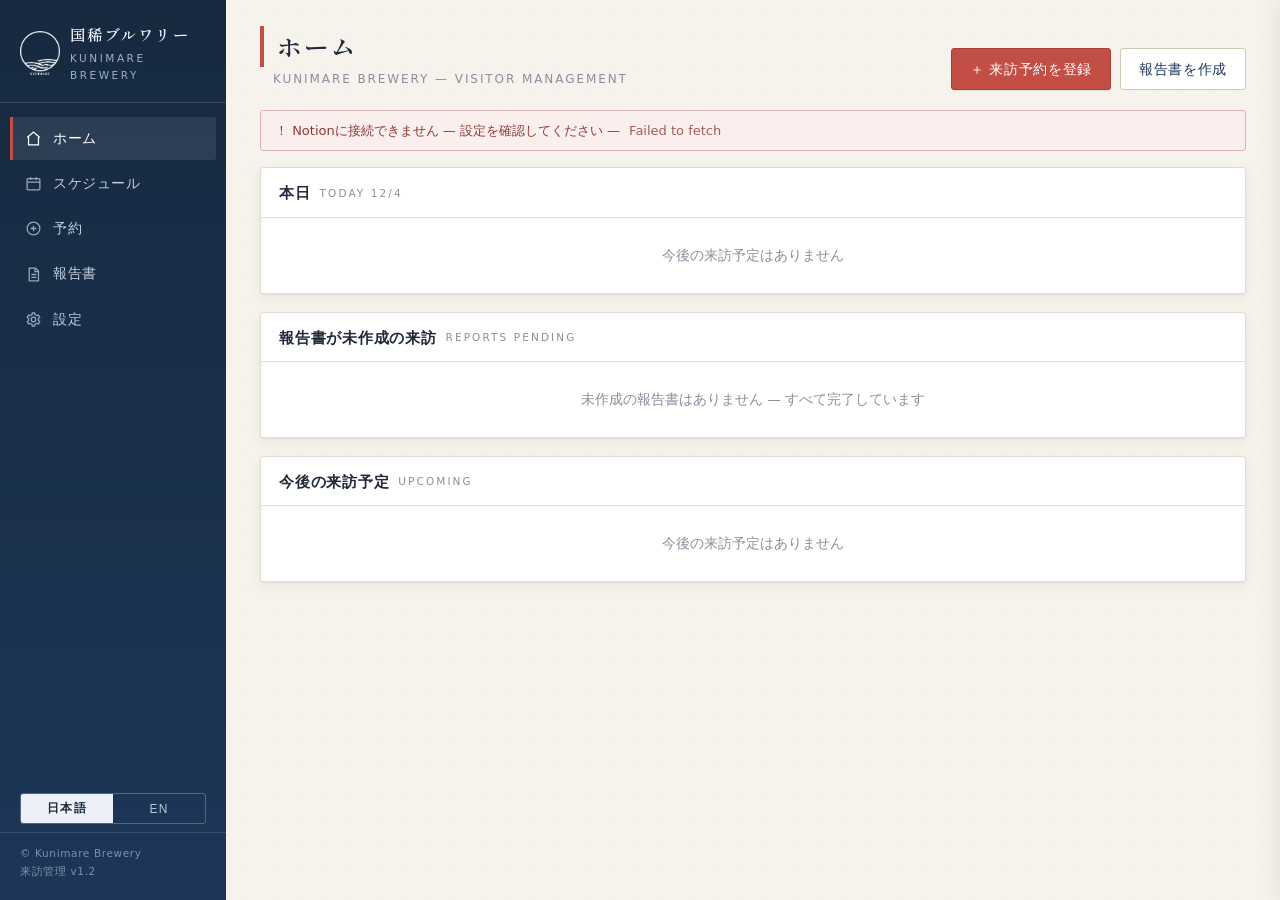
<file: index.html>
<!DOCTYPE html>
<html lang="ja">
<head>
<meta charset="UTF-8">
<meta name="viewport" content="width=device-width, initial-scale=1, viewport-fit=cover">
<title>KUNIMARE BREWERY | 来訪管理</title>
<meta name="description" content="国稀ブルワリー 来訪予約・報告書管理アプリ / Kunimare Brewery visitor reservation & report app">
<link rel="icon" href="assets/favicon.png" type="image/png">
<link rel="apple-touch-icon" href="assets/favicon.png">
<link rel="manifest" href="manifest.webmanifest">
<meta name="theme-color" content="#16293F">
<link rel="stylesheet" href="styles.css">
</head>
<body>
<div id="app"></div>
<noscript>このアプリの利用には JavaScript が必要です。/ This app requires JavaScript.</noscript>
<script src="vendor/pdf-lib.min.js"></script>
<script type="module" src="app.js"></script>
</body>
</html>
</file>
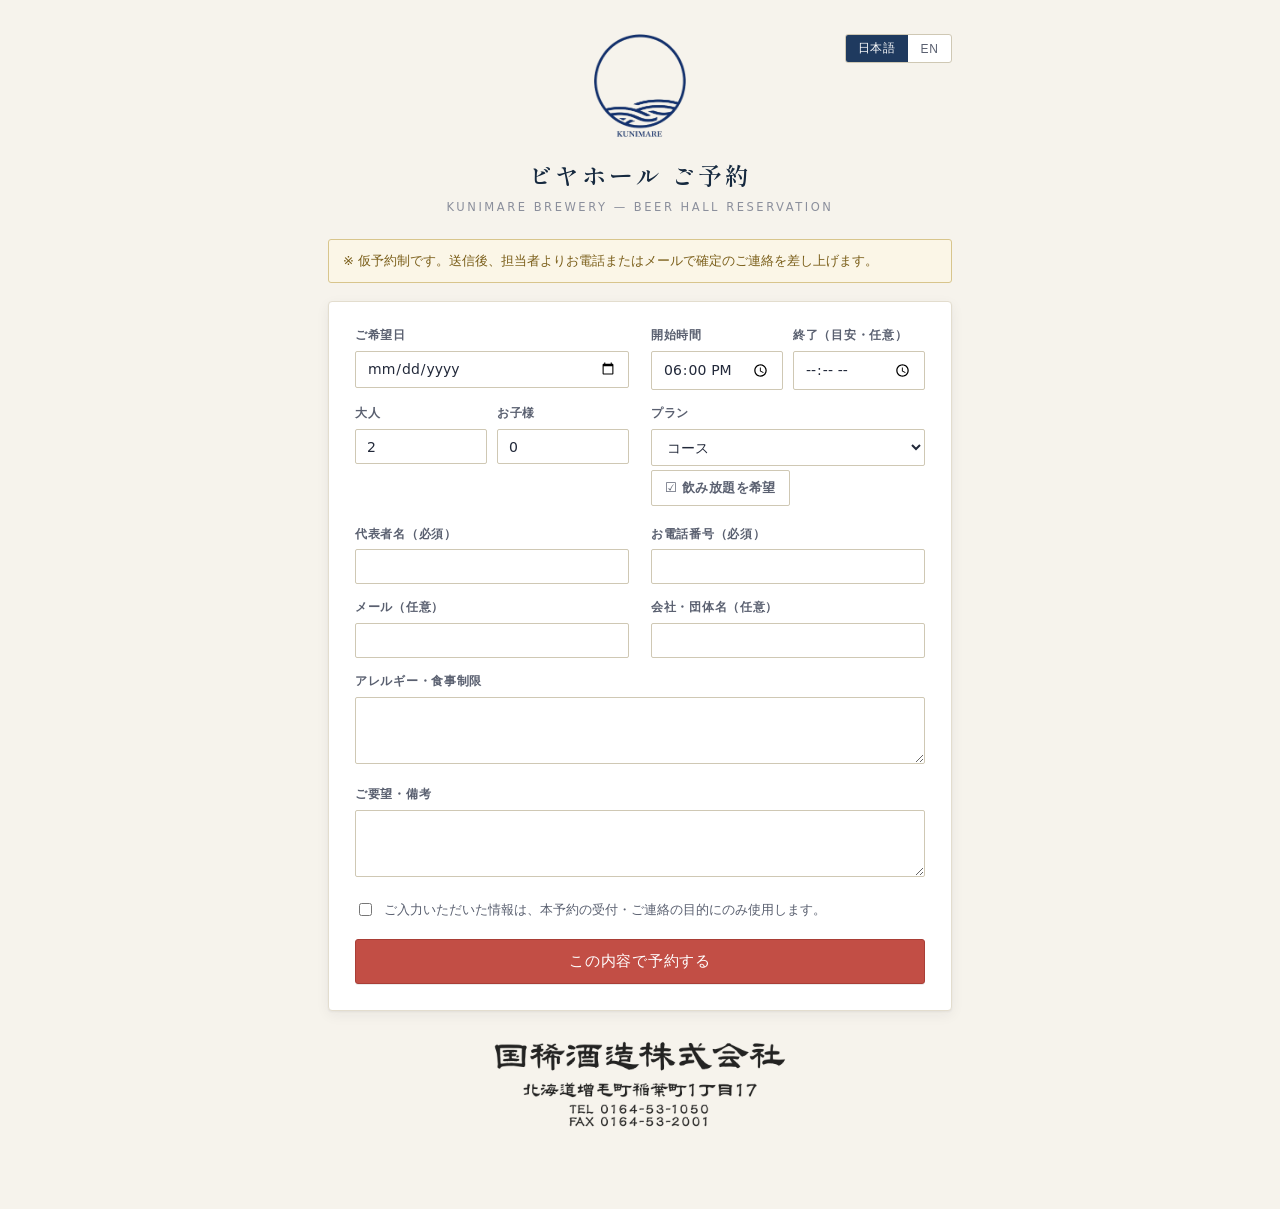
<file: book.html>
<!DOCTYPE html>
<html lang="ja">
<head>
<meta charset="UTF-8">
<meta name="viewport" content="width=device-width, initial-scale=1, viewport-fit=cover">
<title>ご予約 | KUNIMARE BREWERY ビヤホール</title>
<meta name="description" content="国稀ブルワリー ビヤホール ご予約フォーム / Kunimare Brewery Beer Hall reservation">
<link rel="icon" href="assets/favicon.png" type="image/png">
<link rel="apple-touch-icon" href="assets/favicon.png">
<meta name="theme-color" content="#16293F">
<link rel="stylesheet" href="styles.css">
<style>
  body { background: var(--washi); }
  .bkwrap { max-width: 660px; margin: 0 auto; padding: 34px 18px 70px; }
  .bkhead { text-align: center; margin-bottom: 22px; position: relative; }
  .bkhead img.mark { width: 92px; height: auto; margin-bottom: 10px; }
  .bkhead h1 { font-family: var(--serif); font-size: 24px; letter-spacing: .12em; margin: 0 0 4px; color: var(--indigo-deep); font-weight: 600; }
  .bkhead .sub { color: var(--ink-3); font-size: 11.5px; letter-spacing: .22em; text-transform: uppercase; }
  .bklang { position: absolute; right: 0; top: 0; display: flex; border: 1px solid var(--line-2); border-radius: 3px; overflow: hidden; background: #fff; }
  .bklang button { border: 0; background: transparent; padding: 5px 12px; font-size: 12px; cursor: pointer; color: var(--ink-2); letter-spacing: .08em; }
  .bklang button.on { background: var(--indigo); color: #fff; }
  .bknote { background: #FBF6E7; border: 1px solid #D8C58C; color: #7A5E19; border-radius: 3px; padding: 10px 14px; font-size: 13px; margin-bottom: 18px; }
  .bkcard { background: #fff; border: 1px solid var(--line); border-radius: 4px; box-shadow: var(--shadow); padding: 24px 26px 26px; }
  .consent { display: flex; gap: 9px; align-items: flex-start; font-size: 12.5px; color: var(--ink-2); margin: 16px 0 4px; }
  .consent input { margin-top: 3px; }
  .bksubmit { width: 100%; margin-top: 14px; }
  .bkprog { display: none; text-align: center; padding: 26px 0 6px; color: var(--ink-2); font-size: 14px; }
  .bkprog .sp { width: 34px; height: 34px; border: 3px solid var(--indigo-soft); border-top-color: var(--indigo); border-radius: 50%; margin: 0 auto 12px; animation: spin 1s linear infinite; }
  @keyframes spin { to { transform: rotate(360deg); } }
  .bkdone { display: none; text-align: center; padding: 12px 0 4px; }
  .bkdone .okmark { width: 58px; height: 58px; margin: 4px auto 12px; border-radius: 50%; background: var(--ok); color: #fff; font-size: 28px; display: flex; align-items: center; justify-content: center; }
  .bkdone .no { font-family: var(--serif); font-size: 19px; letter-spacing: .06em; color: var(--indigo-deep); margin: 6px 0 10px; }
  .bkfoot { text-align: center; margin-top: 26px; }
  .bkfoot img { max-width: 300px; width: 70%; opacity: .9; mix-blend-mode: multiply; }
  .bkerr { display: none; background: #FBEFEE; border: 1px solid #DDB3AF; color: #8C3A33; border-radius: 3px; padding: 10px 14px; font-size: 13px; margin-top: 12px; white-space: pre-line; }
  .bkfallback { display: none; background: #FBEFEE; border: 1px solid #DDB3AF; color: #8C3A33; border-radius: 3px; padding: 12px 14px; font-size: 13px; margin-bottom: 18px; line-height: 1.6; }
  .bkfallback small { display: block; color: #A86A64; margin-top: 6px; word-break: break-all; }
  .hp { position: absolute; left: -9999px; top: -9999px; height: 0; overflow: hidden; }
  @media (max-width: 560px) { .bkcard { padding: 18px 16px 20px; } .bklang { position: static; margin: 0 auto 12px; width: max-content; } }
</style>
<script>
  /* Classic script: runs in every browser. If the module app below fails to
   * load or to parse (very old browser, network error), show a readable
   * notice instead of a silent, dead form. */
  (function () {
    function fallback(detail) {
      if (document.documentElement.className.indexOf("bk-ready") >= 0) return; // app is running; it reports its own errors
      var el = document.getElementById("bkFallback"), fm = document.getElementById("bkForm");
      if (el) { el.style.display = "block"; var d = document.getElementById("bkFallbackDetail"); if (d && detail) d.textContent = "[" + detail + "]"; }
      if (fm) fm.style.display = "none";
    }
    window.__bkFallback = fallback;
    window.addEventListener("error", function (e) { fallback(e && e.message ? e.message : ""); });
    window.addEventListener("unhandledrejection", function (e) { fallback(e && e.reason && e.reason.message ? e.reason.message : ""); });
  })();
</script>
</head>
<body>
<div class="bkwrap">
  <div class="bkhead">
    <div class="bklang"><button data-l="ja" class="on">日本語</button><button data-l="en">EN</button></div>
    <img class="mark" src="assets/logo.png" alt="KUNIMARE BREWERY">
    <h1 id="hTitle">ビヤホール ご予約</h1>
    <div class="sub">KUNIMARE BREWERY — BEER HALL RESERVATION</div>
  </div>

  <noscript><div class="bkfallback" style="display:block">このページのご利用には JavaScript が必要です。ブラウザの設定をご確認いただくか、お電話にてご予約ください。<br>This page requires JavaScript. Please enable it or call us to reserve.</div></noscript>
  <div class="bkfallback" id="bkFallback">ページを正しく読み込めませんでした。ブラウザを最新の状態に更新するか、別のブラウザ（Safari / Chrome）でもう一度お開きください。お急ぎの場合はお電話にてご予約ください。<br>The page could not load correctly. Please update your browser or try Safari / Chrome, or call us to reserve.<small id="bkFallbackDetail"></small></div>

  <div class="bknote" id="tentNote">※ 仮予約制です。送信後、担当者よりお電話またはメールで確定のご連絡を差し上げます。</div>

  <div class="bkcard">
    <form id="bkForm" onsubmit="return false" autocomplete="on">
      <div class="fgrid">
        <div class="field"><label id="lDate" for="fDate">ご希望日</label><input type="date" id="fDate" required></div>
        <div class="field"><div class="hstack">
          <div><label id="lTime" for="fTime">開始時間</label><input type="time" id="fTime" required></div>
          <div><label id="lEnd" for="fEnd">終了（目安・任意）</label><input type="time" id="fEnd"></div>
        </div></div>
        <div class="field"><div class="hstack">
          <div><label id="lAdults" for="fAdults">大人</label><input type="number" id="fAdults" min="0" inputmode="numeric" value="2"></div>
          <div><label id="lChildren" for="fChildren">お子様</label><input type="number" id="fChildren" min="0" inputmode="numeric" value="0"></div>
        </div></div>
        <div class="field"><label id="lPlan" for="fPlan">プラン</label><select id="fPlan"></select>
          <div class="hint"><label class="pill green"><input type="checkbox" id="fNomi"><span id="lNomi">☑ 飲み放題を希望</span></label></div></div>
        <div class="field"><label id="lName" for="fName">代表者名（必須）</label><input type="text" id="fName" autocomplete="name"></div>
        <div class="field"><label id="lPhone" for="fPhone">お電話番号（必須）</label><input type="tel" id="fPhone" inputmode="tel" autocomplete="tel"></div>
        <div class="field"><label id="lEmail" for="fEmail">メール（任意）</label><input type="email" id="fEmail" inputmode="email" autocomplete="email" autocapitalize="off"></div>
        <div class="field"><label id="lGroup" for="fGroup">会社・団体名（任意）</label><input type="text" id="fGroup" autocomplete="organization"></div>
        <div class="field full"><label id="lAllergy" for="fAllergy">アレルギー・食事制限</label><textarea id="fAllergy" style="min-height:60px"></textarea></div>
        <div class="field full"><label id="lNotes" for="fNotes">ご要望・備考</label><textarea id="fNotes" style="min-height:60px"></textarea></div>
      </div>
      <div class="hp" aria-hidden="true"><label>Website<input type="text" id="fWebsite" tabindex="-1" autocomplete="off"></label></div>
      <label class="consent"><input type="checkbox" id="fConsent"><span id="lConsent">ご入力いただいた情報は、本予約の受付・ご連絡の目的にのみ使用します。</span></label>
      <button type="button" class="btn primary lg bksubmit" id="fSubmit">この内容で予約する</button>
      <div class="bkerr" id="bkErr"></div>
    </form>
    <div class="bkprog" id="bkProg"><div class="sp"></div><div id="bkProgTxt"></div></div>
    <div class="bkdone" id="bkDone">
      <div class="okmark">✓</div>
      <div id="doneMsg"></div>
      <div class="no" id="doneNo"></div>
      <a class="btn ind" id="donePdf" download>▼ PDF</a>
      <div class="hint" id="doneHint" style="margin-top:12px"></div>
    </div>
  </div>

  <div class="bkfoot"><img src="assets/footer.png" alt="国稀酒造株式会社"></div>
</div>
<script src="vendor/pdf-lib.min.js"></script>
<!-- browsers without ES-module support skip the app entirely: tell them -->
<script nomodule>window.__bkFallback && window.__bkFallback("no module support");</script>
<script type="module" src="book.js" onerror="window.__bkFallback && window.__bkFallback('book.js failed to load')"></script>
</body>
</html>
</file>
<file: styles.css>
/* ============================================================
   Kunimare Brewery — 来訪管理  |  design system
   Palette: 藍 (indigo) / 生成り (washi) / 朱 (vermillion) / 金茶 (gold)
   ============================================================ */
@import url('https://fonts.googleapis.com/css2?family=Shippori+Mincho:wght@600;700&display=swap');

:root {
  --ink: #22293A;
  --ink-2: #5A6070;
  --ink-3: #8B8F9C;
  --indigo: #1F3A5F;
  --indigo-deep: #16293F;
  --indigo-soft: #E8EDF4;
  --washi: #F6F3EC;
  --paper: #FFFFFF;
  --line: #E3DDCE;
  --line-2: #CFC8B4;
  --shu: #C24E45;
  --shu-deep: #A93E36;
  --gold: #B08D40;
  --ok: #4A8B6F;
  --warn: #C9962E;
  --ng: #B4423A;
  --chip-res: #C9962E;
  --chip-vis: #35618E;
  --chip-rep: #4A8B6F;
  --chip-can: #9A9483;
  --serif: "Shippori Mincho", "Hiragino Mincho ProN", "Yu Mincho", "Noto Serif JP", serif;
  --sans: "Hiragino Kaku Gothic ProN", "Hiragino Sans", "Yu Gothic Medium", "Yu Gothic", "Noto Sans JP", "Meiryo", system-ui, sans-serif;
  --shadow: 0 1px 2px rgba(34, 41, 58, .05), 0 4px 14px rgba(34, 41, 58, .06);
  --radius: 3px;
}

* { box-sizing: border-box; }
html, body { margin: 0; padding: 0; overflow-x:hidden; }
body {
  font-family: var(--sans);
  color: var(--ink);
  background: var(--washi);
  background-image: radial-gradient(rgba(31,58,95,.028) 1px, transparent 1px);
  background-size: 26px 26px;
  font-size: 15px;
  line-height: 1.65;
  -webkit-font-smoothing: antialiased;
}

/* ---------- shell ---------- */
.shell { display: grid; grid-template-columns: 226px minmax(0,1fr); min-height: 100vh; }

.side {
  background: linear-gradient(180deg, var(--indigo-deep), var(--indigo) 130%);
  color: #EDF1F7;
  padding: 22px 0 14px;
  display: flex; flex-direction: column;
  position: sticky; top: 0; height: 100vh;
}
.side .brand { padding: 0 20px 18px; border-bottom: 1px solid rgba(255,255,255,.14); }
.side .brand .mark { display:flex; align-items:center; gap:10px; }
.side .brand .roundel {
  width: 40px; height: 40px; border-radius: 50%;
  background: rgba(255,255,255,.08);
  border: 1px solid var(--gold);
  display:flex; align-items:center; justify-content:center;
  font-family: var(--serif); font-size: 21px; color:#fff;
}
.side .brand h1 { font-family: var(--serif); font-size: 15.5px; margin: 0; letter-spacing: .07em; font-weight: 600; white-space: nowrap; }
.side .brand small { display:block; color:#9FB0C6; font-size:10.5px; letter-spacing:.24em; margin-top:2px; text-transform: uppercase; }
.nav { padding: 14px 10px; display:flex; flex-direction:column; gap:2px; flex:1; }
.nav a {
  display:flex; align-items:center; gap:11px;
  color:#C4CFDE; text-decoration:none; padding:10px 12px;
  border-left: 3px solid transparent; border-radius: 0 var(--radius) var(--radius) 0;
  font-size: 14px; letter-spacing:.04em;
}
.nav a svg { width:17px; height:17px; opacity:.75; }
.nav a:hover { background: rgba(255,255,255,.06); color:#fff; }
.nav a.on { background: rgba(255,255,255,.09); color:#fff; border-left-color: var(--shu); }
.nav a.on svg { opacity: 1; }
.side .foot { padding: 12px 20px 6px; font-size: 10.5px; color:#7E90A8; letter-spacing:.06em; border-top:1px solid rgba(255,255,255,.12); }
.lang-sw { display:flex; border:1px solid rgba(255,255,255,.25); border-radius: var(--radius); overflow:hidden; margin: 10px 20px 8px; }
.lang-sw button { flex:1; background:transparent; color:#B9C6D8; border:0; padding:6px 0; font-size:12px; cursor:pointer; letter-spacing:.1em; }
.lang-sw button.on { background:#EDF1F7; color:var(--indigo-deep); font-weight:600; }

.main { padding: 26px 34px 90px; max-width: 1060px; width:100%; margin:0 auto; min-width:0; }

/* top page head */
.phead { display:flex; align-items:flex-end; justify-content:space-between; gap:14px; margin-bottom: 20px; flex-wrap:wrap; }
.phead h2 {
  font-family: var(--serif); font-size: 25px; font-weight:600; margin: 0; letter-spacing:.06em;
  padding-left: 13px; border-left: 4px solid var(--shu);
}
.phead .sub { color: var(--ink-3); font-size: 12px; letter-spacing:.16em; text-transform:uppercase; margin-top:3px; padding-left:13px; }
.phead .actions { display:flex; gap:9px; }

/* ---------- banners ---------- */
.banner { border:1px solid; border-radius:var(--radius); padding:9px 14px; font-size:13px; margin-bottom:16px; display:flex; gap:9px; align-items:center; }
.banner.demo { border-color:#D8C58C; background:#FBF6E7; color:#7A5E19; }
.banner.err  { border-color:#DDB3AF; background:#FBEFEE; color:#8C3A33; }

/* ---------- cards & sections ---------- */
.card { background: var(--paper); border:1px solid var(--line); border-radius: var(--radius); box-shadow: var(--shadow); }
.card + .card { margin-top: 18px; }
.card .chead {
  padding: 13px 18px 11px; border-bottom: 1px solid var(--line);
  display:flex; align-items:center; justify-content:space-between; gap:10px;
}
.card .chead h3 { margin:0; font-size:15px; font-weight:600; letter-spacing:.05em; display:flex; align-items:center; gap:9px; }
.card .chead h3 .en { color:var(--ink-3); font-size:10.5px; letter-spacing:.2em; text-transform:uppercase; font-weight:500; }
.card .cbody { padding: 16px 18px 18px; }
.card .cbody.flush { padding: 0; }

/* ---------- visit rows ---------- */
.vrow { display:flex; gap:15px; padding: 13px 18px; border-bottom:1px solid var(--line); cursor:pointer; align-items:center; }
.vrow:last-child { border-bottom:0; }
.vrow:hover { background:#FBFAF6; }
.vrow .dbox { min-width: 55px; text-align:center; border-right: 1px solid var(--line); padding-right: 15px; }
.vrow .dbox .dow { font-size:10px; letter-spacing:.18em; color:var(--ink-3); text-transform:uppercase; }
.vrow .dbox .dd { font-family: var(--serif); font-size:24px; line-height:1.15; color:var(--indigo); font-weight:600; }
.vrow .dbox .mm { font-size:10.5px; color:var(--ink-3); letter-spacing:.08em; }
.vrow .dbox.sun .dd { color: var(--shu); }
.vrow .body { flex:1; min-width:0; }
.vrow .t { font-weight:600; font-size:14.5px; overflow:hidden; text-overflow:ellipsis; white-space:nowrap; }
.vrow .meta { font-size:12px; color:var(--ink-2); display:flex; gap:12px; flex-wrap:wrap; margin-top:2px; }
.vrow .meta span { display:inline-flex; align-items:center; gap:4px; }
.vrow .right { display:flex; flex-direction:column; align-items:flex-end; gap:5px; }

.chip { display:inline-block; font-size:11px; letter-spacing:.1em; padding: 1.5px 9px 2px; border:1px solid; border-radius:2px; white-space:nowrap; background:#fff; }
.chip.res { color:var(--chip-res); border-color:var(--chip-res); }
.chip.vis { color:var(--chip-vis); border-color:var(--chip-vis); }
.chip.rep { color:var(--chip-rep); border-color:var(--chip-rep); }
.chip.can { color:var(--chip-can); border-color:var(--chip-can); text-decoration: line-through; }
.chip.cat { color:var(--ink-2); border-color:var(--line-2); background:var(--washi); }

.empty { color:var(--ink-3); text-align:center; padding: 26px 10px; font-size:13.5px; }
.empty .big { font-size:26px; display:block; margin-bottom:4px; opacity:.55; }

/* ---------- buttons ---------- */
.btn { display:inline-flex; align-items:center; justify-content:center; gap:8px; border-radius:var(--radius); border:1px solid transparent; cursor:pointer; font-family:var(--sans); font-size:13.5px; letter-spacing:.05em; padding: 9px 18px; transition: all .12s; text-decoration:none; }
.btn:disabled { opacity:.5; cursor:default; }
.btn.primary { background: var(--shu); color:#fff; border-color: var(--shu-deep); box-shadow: 0 1px 0 rgba(0,0,0,.08); }
.btn.primary:hover:not(:disabled) { background: var(--shu-deep); }
.btn.ind { background: var(--indigo); color:#fff; border-color: var(--indigo-deep); }
.btn.ind:hover:not(:disabled) { background: var(--indigo-deep); }
.btn.ghost { background:#fff; color:var(--indigo); border-color:var(--line-2); }
.btn.ghost:hover:not(:disabled) { border-color:var(--indigo); background:var(--indigo-soft); }
.btn.danger { background:#fff; color:var(--ng); border-color:#DDB3AF; }
.btn.danger:hover:not(:disabled) { background:#FBEFEE; }
.btn.sm { padding: 5px 12px; font-size:12.5px; }
.btn.lg { padding: 12px 26px; font-size:15px; }

/* ---------- forms ---------- */
.fgrid { display:grid; grid-template-columns: 1fr 1fr; gap: 14px 22px; }
.fgrid .full { grid-column: 1 / -1; }
.field label { display:block; font-size:12px; color:var(--ink-2); letter-spacing:.06em; margin-bottom:5px; font-weight:600; }
.field label .req { color: var(--shu); font-size:10px; border:1px solid var(--shu); padding:0 4px; margin-left:6px; border-radius:2px; letter-spacing:.08em; }
.field input[type=text], .field input[type=tel], .field input[type=email], .field input[type=date], .field input[type=time], .field input[type=number], .field input[type=password], .field select, .field textarea {
  width:100%; font-family:var(--sans); font-size:14px; color:var(--ink);
  background:#fff; border:1px solid var(--line-2); border-radius:2px; padding: 8.5px 11px; outline:none;
}
.field input:focus, .field select:focus, .field textarea:focus { border-color: var(--indigo); box-shadow: 0 0 0 2.5px rgba(31,58,95,.14); }
.field textarea { resize: vertical; min-height: 96px; line-height:1.7; }
.field .hint { font-size:11.5px; color:var(--ink-3); margin-top:4px; }
.hstack { display:flex; gap:10px; align-items:center; }
.hstack > * { flex:1; }

/* pill checkboxes (areas, hygiene) */
.pills { display:flex; flex-wrap:wrap; gap:8px; }
.pill { user-select:none; }
.pill input { display:none; }
.pill span {
  display:inline-block; border:1px solid var(--line-2); background:#fff; color:var(--ink-2);
  padding: 6px 13px; border-radius: 2px; font-size:13px; cursor:pointer; letter-spacing:.03em; transition: all .1s;
}
.pill input:checked + span { background: var(--indigo); border-color: var(--indigo-deep); color:#fff; }
.pill.green input:checked + span { background: var(--ok); border-color:#3B7059; }

/* form section rule */
.fsec { margin: 22px 0 12px; padding-bottom: 6px; border-bottom: 2px solid var(--indigo); display:flex; align-items:baseline; gap:10px; }
.fsec:first-child { margin-top: 0; }
.fsec b { font-size:14px; letter-spacing:.08em; }
.fsec span { font-size:10.5px; color:var(--ink-3); letter-spacing:.2em; text-transform:uppercase; }

/* attachments */
.drop { border: 1.5px dashed var(--line-2); border-radius: var(--radius); background:#FCFBF7; padding: 20px; text-align:center; color:var(--ink-3); font-size:13px; cursor:pointer; }
.drop:hover, .drop.over { border-color: var(--indigo); color:var(--indigo); background: var(--indigo-soft); }
.att-list { display:flex; flex-direction:column; gap:7px; margin-top:10px; }
.att { display:flex; align-items:center; gap:10px; border:1px solid var(--line); border-radius:2px; padding: 7px 11px; font-size:13px; background:#fff; }
.att .nm { flex:1; overflow:hidden; text-overflow:ellipsis; white-space:nowrap; }
.att .st { font-size:11.5px; color:var(--ink-3); white-space:nowrap; }
.att .st.ok { color: var(--ok); }
.att .rm { border:0; background:none; color:var(--ink-3); cursor:pointer; font-size:15px; padding:2px 5px; }
.att .rm:hover { color:var(--ng); }

/* sticky submit bar */
.subbar { position: sticky; bottom: 0; margin-top:22px; background: rgba(246,243,236,.92); backdrop-filter: blur(4px); border-top: 1px solid var(--line-2); padding: 13px 4px; display:flex; gap:10px; justify-content:flex-end; align-items:center; z-index:5; }
.subbar .note { margin-right:auto; font-size:11.5px; color:var(--ink-3); }

/* ---------- detail drawer ---------- */
.scrim { position:fixed; inset:0; background:rgba(22,29,44,.45); z-index:40; opacity:0; pointer-events:none; transition:opacity .18s; }
.scrim.on { opacity:1; pointer-events:auto; }
.drawer { position:fixed; top:0; right:-480px; width:460px; max-width:94vw; height:100vh; background:var(--paper); z-index:41; box-shadow:-8px 0 30px rgba(20,26,40,.25); transition:right .2s ease; display:flex; flex-direction:column; }
.drawer.on { right:0; }
.drawer .dhead { padding: 18px 22px 14px; border-bottom: 2px solid var(--indigo); }
.drawer .dhead .x { float:right; border:0; background:none; font-size:20px; color:var(--ink-3); cursor:pointer; margin:-4px -6px 0 0; }
.drawer .dhead h3 { margin:0 0 4px; font-family:var(--serif); font-size:18px; letter-spacing:.04em; padding-right:20px; }
.drawer .dbody { padding: 16px 22px; overflow-y:auto; flex:1; }
.kv { display:grid; grid-template-columns: 108px 1fr; font-size:13.5px; border-top:1px solid var(--line); }
.kv > div { padding: 8px 4px; border-bottom: 1px solid var(--line); }
.kv > div:nth-child(odd) { color:var(--ink-3); font-size:12px; letter-spacing:.04em; padding-top:9.5px; }
.drawer .dfoot { padding: 14px 22px; border-top:1px solid var(--line); display:flex; flex-wrap:wrap; gap:8px; }

/* ---------- progress overlay ---------- */
.pov { position:fixed; inset:0; background:rgba(22,29,44,.6); z-index:60; display:none; align-items:center; justify-content:center; padding:18px; }
.pov.on { display:flex; }
.pwin { background:var(--paper); border-radius:4px; width: 470px; max-width:96vw; box-shadow: 0 18px 60px rgba(10,16,28,.4); overflow:hidden; }
.pwin .ph { background: var(--indigo-deep); color:#fff; padding: 15px 22px; }
.pwin .ph h3 { margin:0; font-size:15px; letter-spacing:.1em; font-family:var(--serif); }
.pbar { height: 5px; background: var(--indigo-soft); }
.pbar i { display:block; height:100%; width:0%; background: linear-gradient(90deg, var(--indigo), var(--shu)); transition: width .35s; }
.psteps { padding: 16px 22px 10px; }
.pstep { display:flex; gap:12px; align-items:flex-start; padding: 7.5px 0; font-size:13.5px; color:var(--ink-3); }
.pstep .ic { width:21px; height:21px; border-radius:50%; border:1.5px solid var(--line-2); display:flex; align-items:center; justify-content:center; font-size:11px; flex-shrink:0; margin-top:1px; background:#fff; }
.pstep.run { color:var(--ink); font-weight:600; }
.pstep.run .ic { border-color: var(--indigo); color:var(--indigo); }
.pstep.run .ic::after { content:""; width:9px; height:9px; border-radius:50%; background:var(--indigo); animation:pulse 1s infinite; }
.pstep.ok { color:var(--ink-2); }
.pstep.ok .ic { background:var(--ok); border-color:var(--ok); color:#fff; }
.pstep.skip .ic { background:var(--washi); color:var(--ink-3); }
.pstep.err { color:var(--ng); font-weight:600; }
.pstep.err .ic { border-color:var(--ng); color:var(--ng); background:#FBEFEE; }
.pstep .sub { display:block; font-size:11.5px; color:var(--ink-3); font-weight:400; margin-top:1px; }
@keyframes pulse { 0%,100%{opacity:.35} 50%{opacity:1} }
.pfoot { padding: 12px 22px 18px; display:flex; gap:9px; justify-content:flex-end; }
.pdone { text-align:center; padding: 6px 22px 4px; }
.pdone .okmark { width:52px; height:52px; margin: 4px auto 8px; border-radius:50%; background:var(--ok); color:#fff; font-size:26px; display:flex; align-items:center; justify-content:center; }
.pdone b { font-size:15px; letter-spacing:.05em; }

/* ---------- settings ---------- */
.conn-ok { color: var(--ok); font-weight:600; font-size:13px; }
.conn-ng { color: var(--ng); font-weight:600; font-size:13px; }
code.mini { background: var(--washi); border:1px solid var(--line); padding:1px 6px; border-radius:2px; font-size:12px; }

/* ---------- toast ---------- */
.toast { position:fixed; left:50%; bottom:26px; transform:translateX(-50%) translateY(20px); background:var(--indigo-deep); color:#fff; padding:10px 22px; border-radius:3px; font-size:13.5px; opacity:0; transition:all .25s; z-index:70; pointer-events:none; letter-spacing:.04em; box-shadow:0 8px 24px rgba(10,16,28,.35); }
.toast.on { opacity:1; transform:translateX(-50%) translateY(0); }

/* ---------- schedule filters ---------- */
.fbar { display:flex; gap:7px; flex-wrap:wrap; margin-bottom:14px; }
.fbar button { border:1px solid var(--line-2); background:#fff; color:var(--ink-2); font-size:12.5px; padding:5.5px 14px; border-radius:2px; cursor:pointer; letter-spacing:.05em; }
.fbar button.on { background:var(--indigo); border-color:var(--indigo-deep); color:#fff; }
.mnav { display:flex; align-items:center; gap:10px; }
.mnav b { font-family:var(--serif); font-size:16px; letter-spacing:.1em; min-width:110px; text-align:center; }
.mnav button { border:1px solid var(--line-2); background:#fff; width:30px; height:30px; border-radius:2px; cursor:pointer; color:var(--ink-2); font-size:14px; }
.mnav button:hover { border-color:var(--indigo); color:var(--indigo); }

/* ---------- responsive ---------- */
@media (max-width: 860px) {
  .shell { grid-template-columns: minmax(0,1fr); }
  .side { position:fixed; left:0; right:0; top:0; height:auto; z-index:30; flex-direction:row; align-items:center; padding: 9px 14px; gap:8px; }
  .side .brand { border:0; padding:0; flex:1; }
  .side .brand small { display:none; }
  .side .brand .roundel { width:32px; height:32px; font-size:17px; }
  .side .brand h1 { font-size:14.5px; }
  .side .foot { display:none; }
  .lang-sw { margin:0; width:104px; }
  .nav { position:fixed; bottom:0; left:0; right:0; flex-direction:row; background:var(--indigo-deep); padding: 5px 8px calc(5px + env(safe-area-inset-bottom)); border-top:1px solid rgba(255,255,255,.14); z-index:30; }
  .nav a { flex:1; flex-direction:column; gap:3px; font-size:10px; padding:6px 2px; border-left:0; border-top:2.5px solid transparent; align-items:center; letter-spacing:.02em; }
  .nav a.on { border-left:0; border-top-color: var(--shu); }
  .main { padding: 78px 16px 96px; }
  .phead .sub { letter-spacing:.1em; overflow-wrap:anywhere; }
  .fgrid { grid-template-columns: 1fr; }
  .drawer { width: 100vw; right:-100vw; }
}
@media print { .side, .subbar, .fbar { display:none !important; } }

.vrow .meta span + span::before { content:"・"; color:var(--line-2); margin-right:6px; }

/* real brand mark in sidebar */
.slogo { width:40px; height:44px; object-fit:contain; display:block; flex-shrink:0; }
@media (max-width:860px) { .slogo { width:30px; height:33px; } }
</file>
